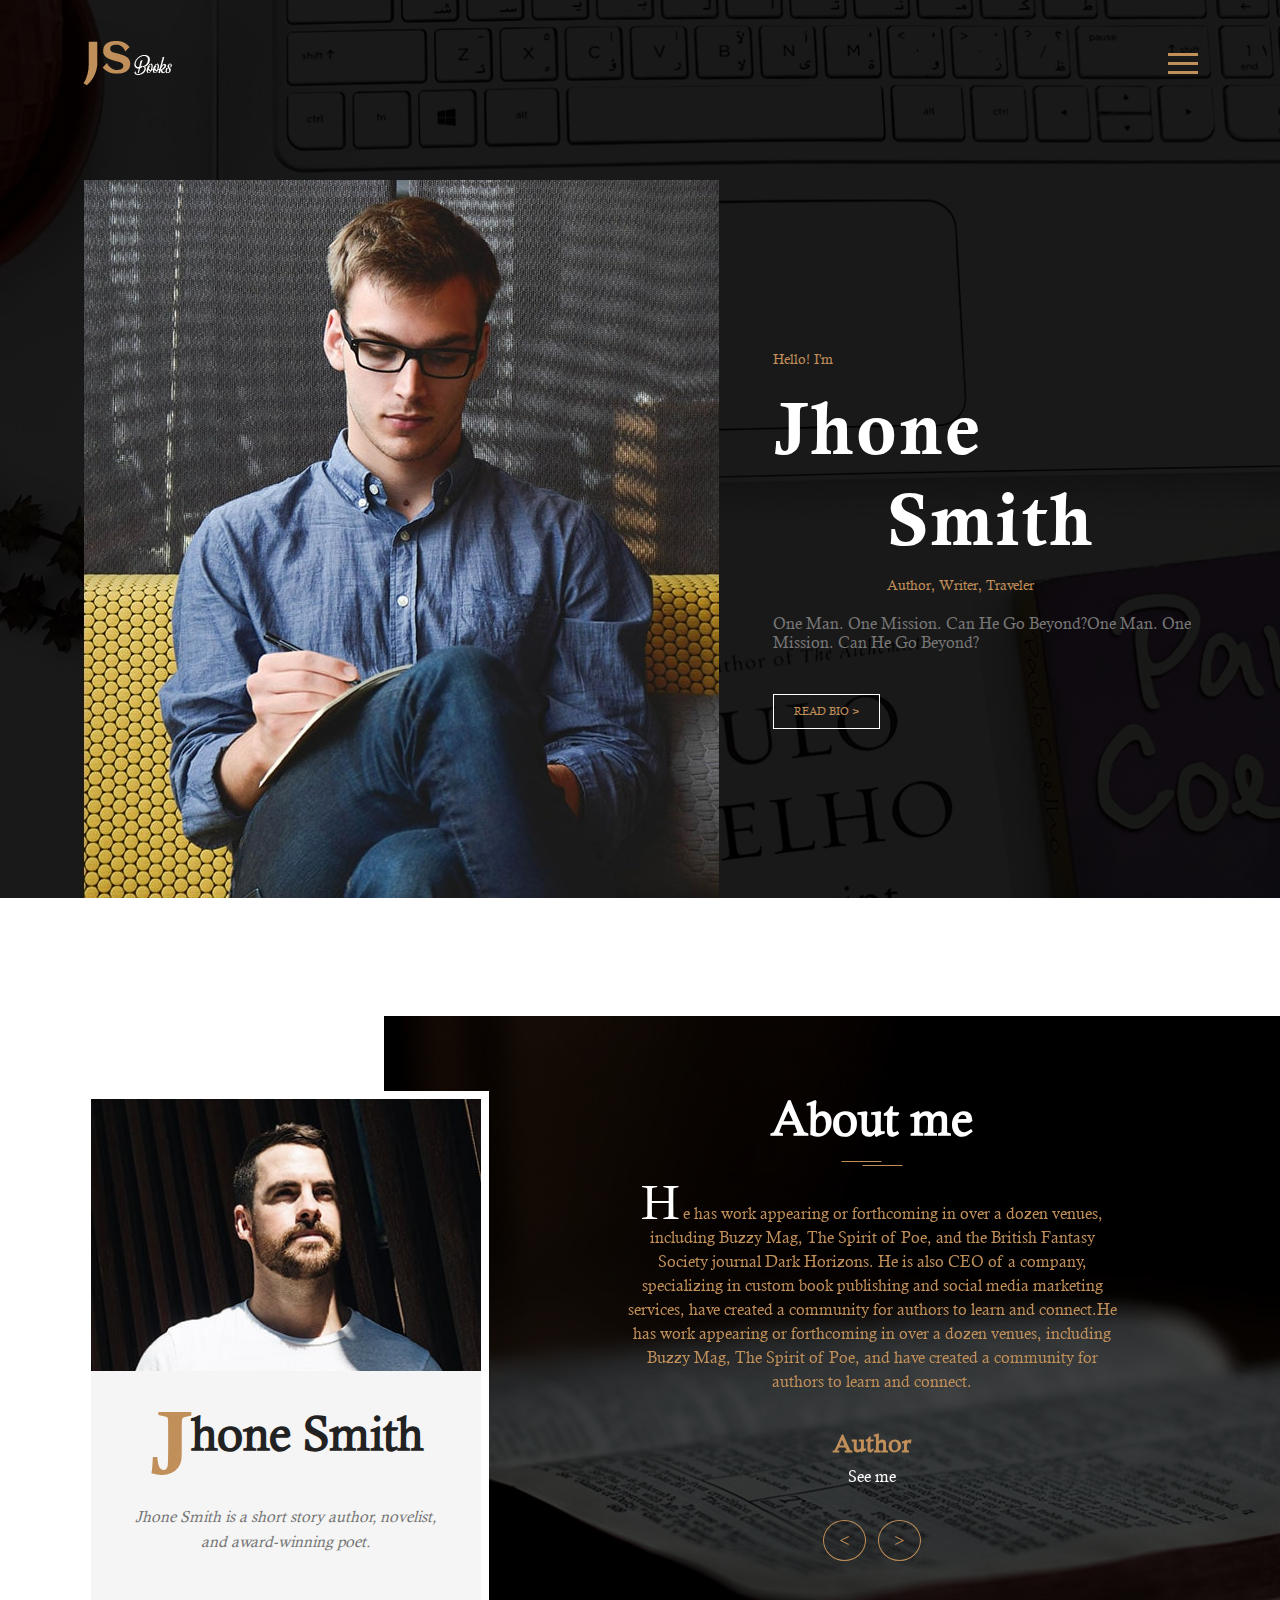
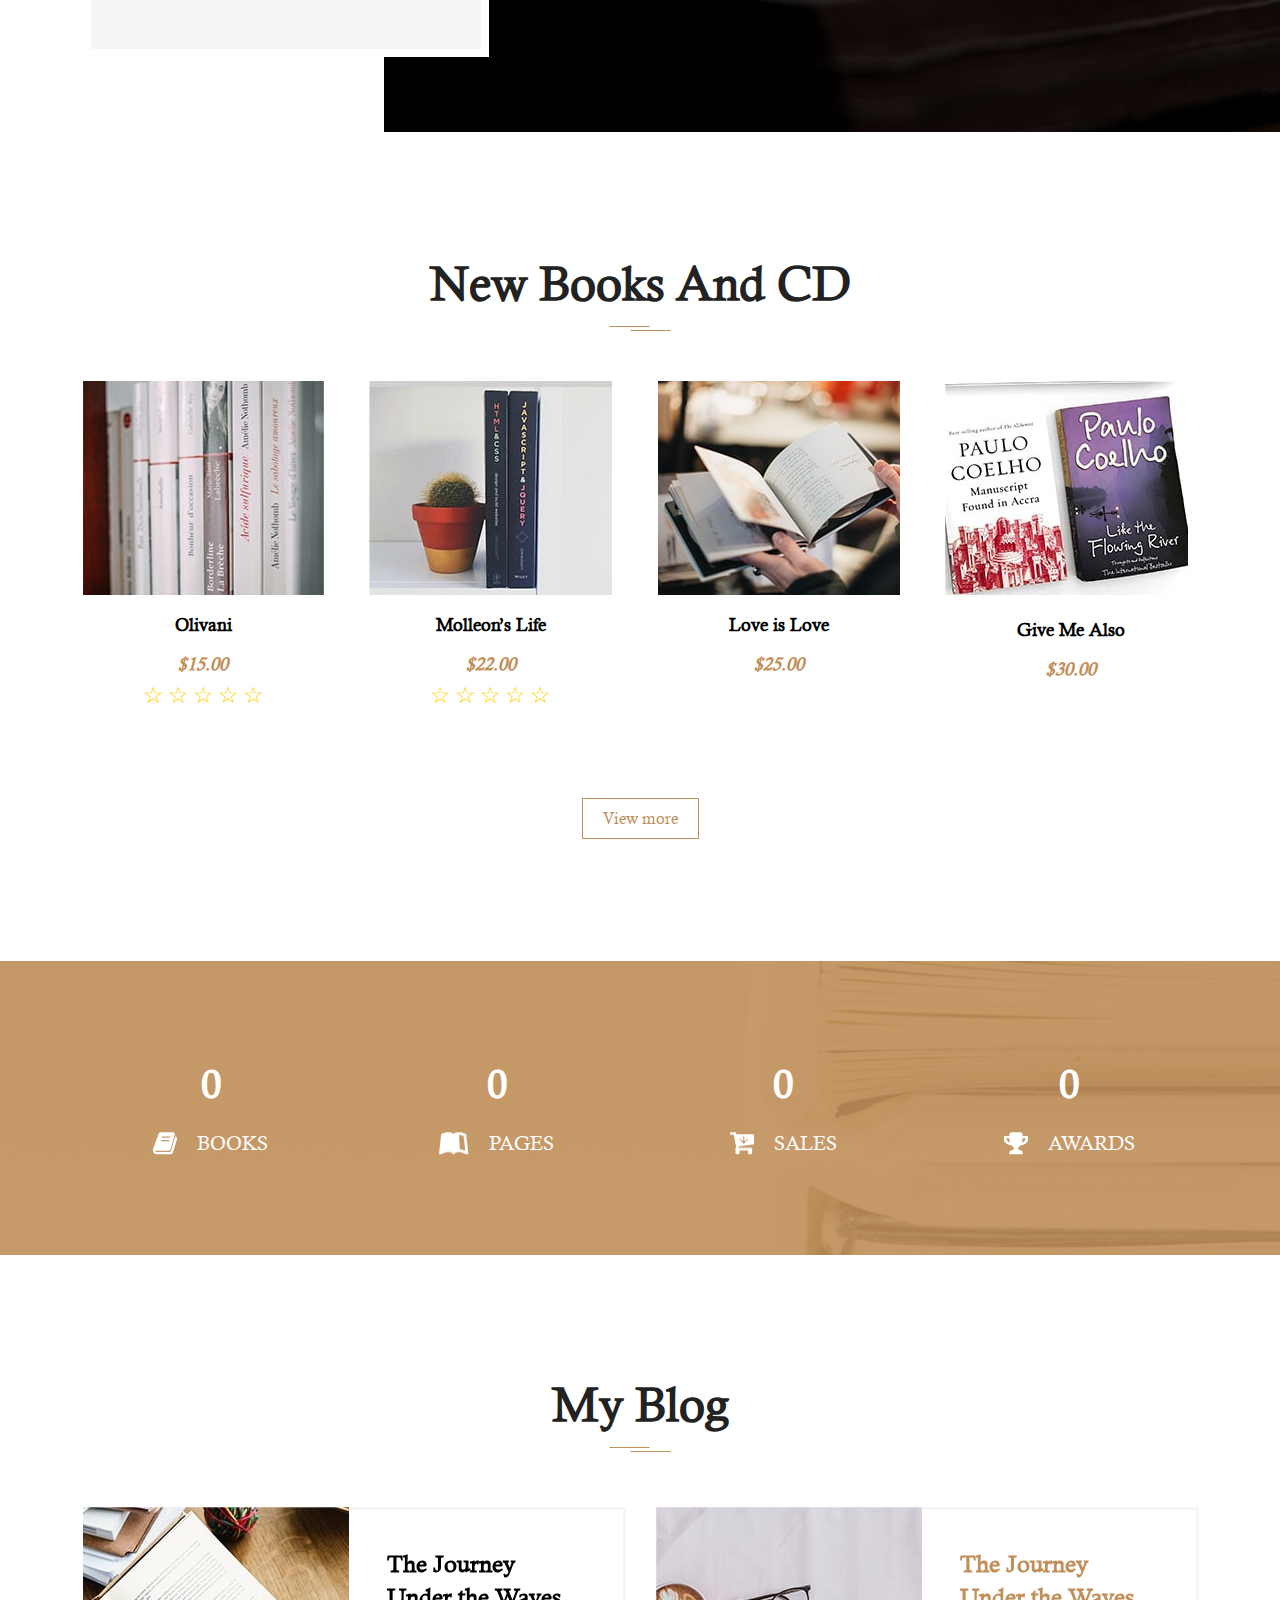
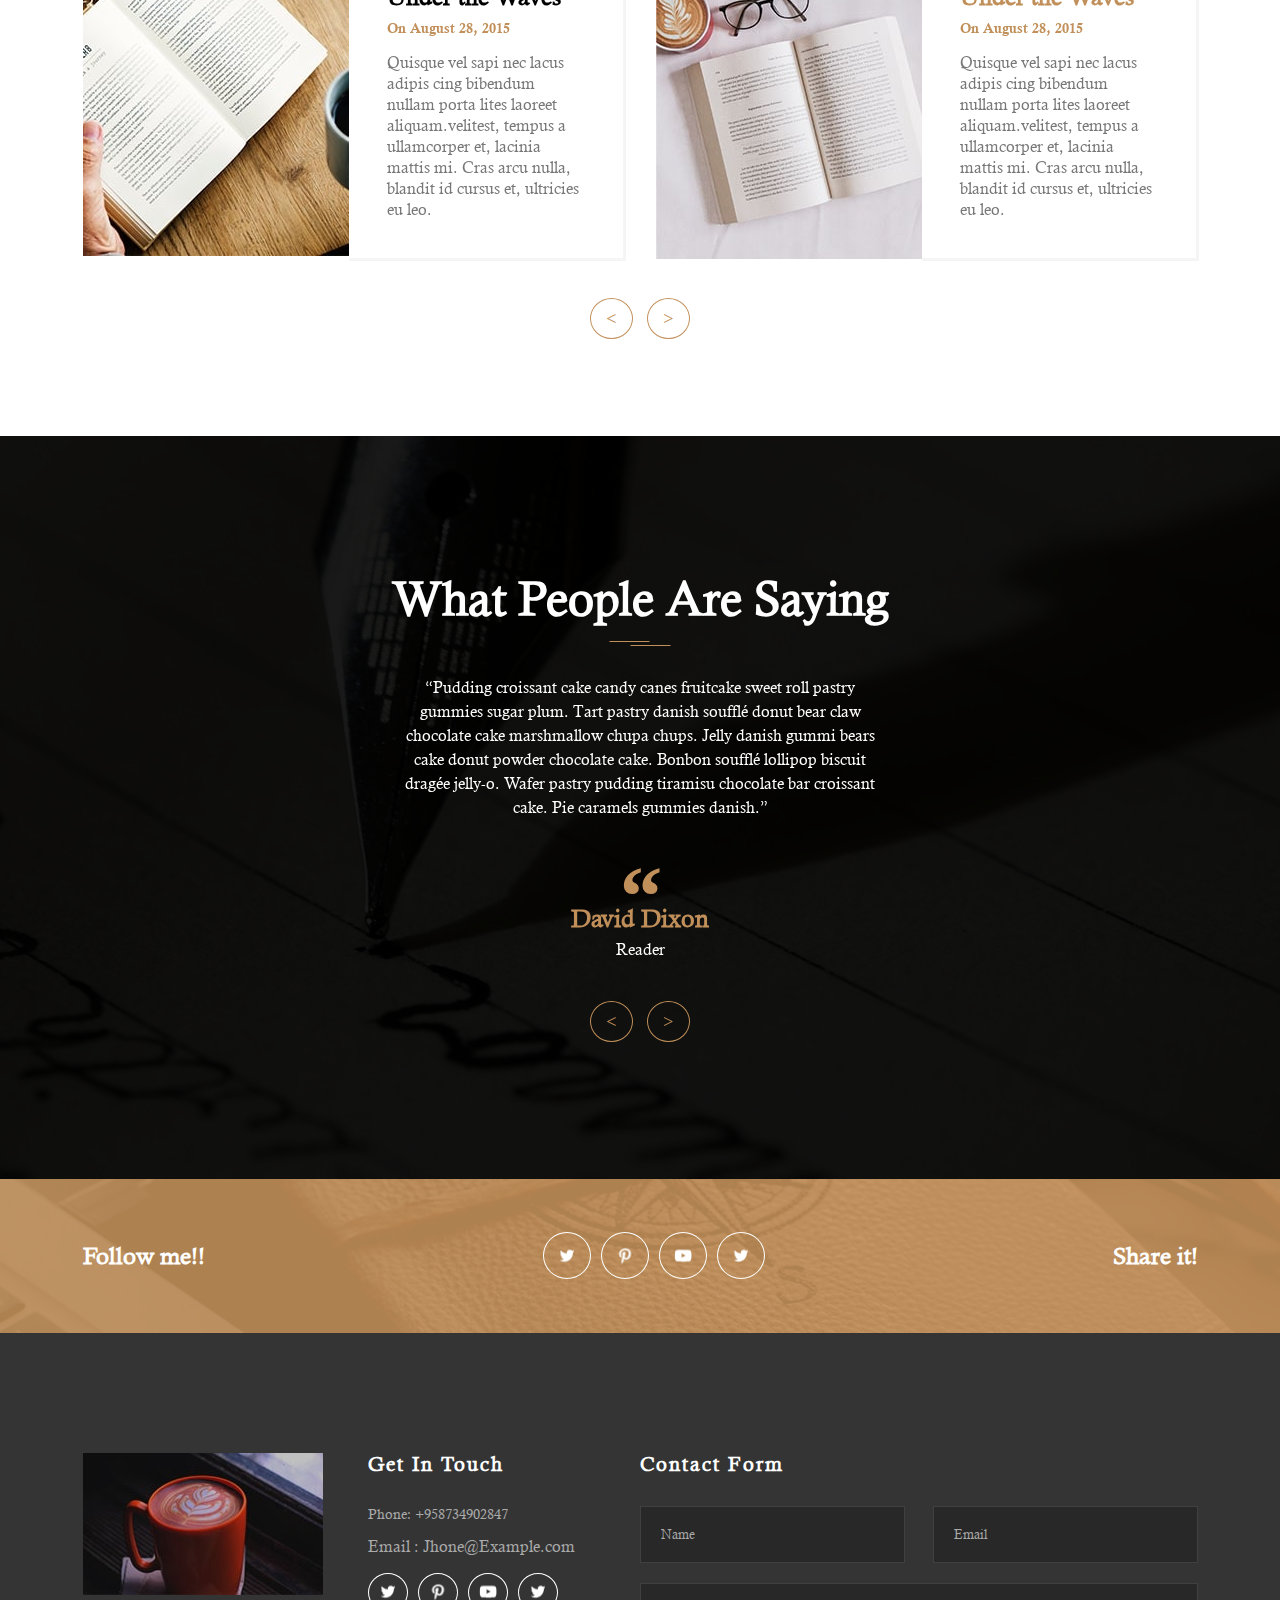
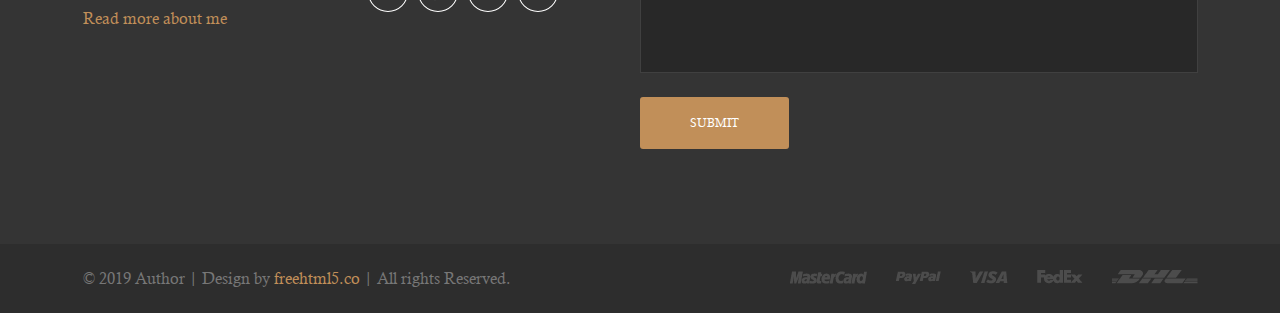
<file: index.html>
<!doctype html>
<!--
	Author by FreeHTML5.co
	Twitter: https://twitter.com/fh5co
	Facebook: https://fb.com/fh5co
	URL: https://freehtml5.co
-->
<html lang="en">
<head>
	<!-- Required meta tags -->
	<meta charset="utf-8">
	<meta name="viewport" content="width=device-width, initial-scale=1, shrink-to-fit=no">
	<link rel="stylesheet" href="css/style.css">
	<link rel="stylesheet" href="css/slick.css">
	<title>Author</title>
</head>
<body>

	<!-- Navigation -->
	<nav class="site-navigation">
		<div class="site-navigation-inner site-container">
			<img src="./images/site-logo.png" alt="site logo">
			<div class="main-navigation">
				<ul class="main-navigation__ul">
					<li><a href="#">Homepage</a></li>
					<li><a href="#">Page 1</a></li>
					<li><a href="#">Page 2</a></li>
					<li><a href="#">Page 3</a></li>
					<li><a href="#">Page 4</a></li>
				</ul>
			</div>
			<div id="myBtn" class="burger-container" onclick="myFunction(this)">
				<div class="bar1"></div>
				<div class="bar2"></div>
				<div class="bar3"></div>
			</div>
			<script>
				function myFunction(x) {
					x.classList.toggle("change");
				}
			</script>

		</div>
	</nav>
	<!-- Navigation end -->

	<!-- Top banner -->
	<section class="fh5co-top-banner">
		<div class="top-banner__inner site-container">
			<div class="top-banner__image">
				<img src="./images/top-banner-author.jpg" alt="author image">
			</div>
			<div class="top-banner__text">
				<div class="top-banner__text-up">
					<span class="brand-span">Hello! I'm</span>
					<h2 class="top-banner__h2">Jhone</h2>
				</div>
				<div class="top-banner__text-down">
					<h2 class="top-banner__h2">Smith</h2>
					<span class="brand-span">Author, Writer, Traveler</span>
				</div>
				<p>One Man. One Mission. Can He Go Beyond?One Man. One Mission. Can He Go Beyond?</p>
				<a href="#" class="brand-button">Read bio > </a>
			</div>
		</div>
	</section>
	<!-- Top banner end -->

	<!-- About me -->
	<section class="fh5co-about-me">
		<div class="about-me-inner site-container">
			<article class="portfolio-wrapper">
				<div class="portfolio__img">
					<img src="./images/about-me.jpg" class="about-me__profile" alt="about me profile picture">
				</div>
				<div class="portfolio__bottom">
					<div class="portfolio__name">
						<span>J</span>
						<h2 class="universal-h2">hone Smith</h2>
					</div>
					<p>Jhone Smith is a short story author, novelist, and award-winning poet.</p>
				</div>
			</article>
			<div class="about-me__text">
				<div class="about-me-slider">
					<div class="about-me-single-slide">
						<h2 class="universal-h2 universal-h2-bckg">About me</h2>
						<p><span>H</span> e has work appearing or forthcoming in over a dozen venues, including Buzzy Mag, The Spirit of Poe, and the British Fantasy Society journal Dark Horizons. He is also CEO of a company, specializing in custom book publishing and social media marketing services, have created a community for authors to learn and connect.He has work appearing or forthcoming in over a dozen venues, including Buzzy Mag, The Spirit of Poe, and have created a community for authors to learn and connect.</p>
						<h4>Author</h4>
						<p class="p-white">See me</p>
					</div>
					<div class="about-me-single-slide">
						<h2 class="universal-h2 universal-h2-bckg">About me 2</h2>
						<p><span>H</span> e has work appearing or forthcoming in over a dozen venues, including Buzzy Mag, The Spirit of Poe, and the British Fantasy Society journal Dark Horizons. He is also CEO of a company, specializing in custom book publishing and social media marketing services, have created a community for authors to learn and connect.He has work appearing or forthcoming in over a dozen venues, including Buzzy Mag, The Spirit of Poe, and have created a community for authors to learn and connect.</p>
						<h4>Author</h4>
						<p class="p-white">See me</p>
					</div>
				</div>
			</div>
		</div>
		<div class="about-me-bckg"></div>
	</section>
	<!-- About me end -->

	<!-- Books and CD -->
	<section class="fh5co-books">
		<div class="site-container">
			<h2 class="universal-h2 universal-h2-bckg">New Books And CD</h2>
			<div class="books">
				<div class="single-book">
					<a href="#" class="single-book__img">
						<img src="./images/books-1.jpg" alt="single book and cd">
						<div class="single-book_download">
							<img src="./images/download.svg" alt="book image">
						</div>
					</a>
					<h4 class="single-book__title">Olivani</h4>
					<span class="single-book__price">$15.00</span>
					<!-- star rating -->
					<div class="rating">
						<span>&#9734;</span>
						<span>&#9734;</span>
						<span>&#9734;</span>
						<span>&#9734;</span>
						<span>&#9734;</span>
					</div>
					<!-- star rating end -->
				</div>
				<div class="single-book">
					<a href="#" class="single-book__img">
						<img src="./images/books-2.jpg" alt="single book and cd">
						<div class="single-book_download">
							<img src="./images/download.svg" alt="book image">
						</div>
					</a>
					<h4 class="single-book__title">Molleon’s Life</h4>
					<span class="single-book__price">$22.00</span>
					<!-- star rating -->
					<div class="rating">
						<span>&#9734;</span>
						<span>&#9734;</span>
						<span>&#9734;</span>
						<span>&#9734;</span>
						<span>&#9734;</span>
					</div>
					<!-- star rating end -->
				</div>
				<div class="single-book">
					<a href="#" class="single-book__img">
						<img src="./images/books-3.jpg" alt="single book and cd">
						<div class="single-book_download">
							<img src="./images/download.svg" alt="book image">
						</div>
					</a>
					<h4 class="single-book__title">Love is Love</h4>
					<span class="single-book__price">$25.00</span>
				</div>
				<div class="single-book">
					<a href="#" class="single-book__img">
						<img src="./images/books-4.jpg" alt="single book and cd">
						<div class="single-book_download">
							<img src="./images/download.svg" alt="book image">
						</div>
					</a>
					<h4 class="single-book__title">Give Me Also</h4>
					<span class="single-book__price">$30.00</span>
				</div>
			</div>
			<div class="books-brand-button">
				<a href="#" class="brand-button">View more</a>
			</div>
		</div>
	</section>
	<!-- Books and CD end -->

	<!-- Counter -->
	<div class="fh5co-counter counters">
		<div class="counter-inner site-container">
			<div class="single-count">
				<span class="count" data-count="50">0</span>
				<div class="single-count__text">
					<img src="./images/counter-1.png" alt="counter icon">
					<p>Books</p>
				</div>
			</div>
			<div class="single-count">
				<span class="count" data-count="600">0</span>
				<div class="single-count__text">
					<img src="./images/counter-2.png" alt="counter icon">
					<p>Pages</p>
				</div>
			</div>
			<div class="single-count">
				<span class="count" data-count="2000">0</span>
				<div class="single-count__text">
					<img src="./images/counter-3.png" alt="counter icon">
					<p>Sales</p>
				</div>
			</div>
			<div class="single-count">
				<span class="count" data-count="125">0</span>
				<div class="single-count__text">
					<img src="./images/counter-4.png" alt="counter icon">
					<p>Awards</p>
				</div>
			</div>
		</div>
	</div>
	<!-- Counter -->

	<!-- Blog -->
	<section class="fh5co-blog">
		<div class="site-container">
			<h2 class="universal-h2 universal-h2-bckg">My Blog</h2>
			<div class="blog-slider blog-inner">
				<div class="single-blog">
					<div class="single-blog__img">
						<img src="./images/blog1.jpg" alt="blog image">
					</div>
					<div class="single-blog__text">
						<h4>The Journey Under the Waves</h4>
						<span>On August 28, 2015</span>
						<p>Quisque vel sapi nec lacus adipis cing bibendum nullam porta lites laoreet aliquam.velitest, tempus a ullamcorper et, lacinia mattis mi. Cras arcu nulla, blandit id cursus et, ultricies eu leo.</p>
					</div>
				</div>
				<div class="single-blog">
					<div class="single-blog__img">
						<img src="./images/blog2.jpg" alt="blog image">
					</div>
					<div class="single-blog__text">
						<h4>The Journey Under the Waves</h4>
						<span>On August 28, 2015</span>
						<p>Quisque vel sapi nec lacus adipis cing bibendum nullam porta lites laoreet aliquam.velitest, tempus a ullamcorper et, lacinia mattis mi. Cras arcu nulla, blandit id cursus et, ultricies eu leo.</p>
					</div>
				</div>
				<div class="single-blog">
					<div class="single-blog__img">
						<img src="./images/blog2.jpg" alt="blog image">
					</div>
					<div class="single-blog__text">
						<h4>The Journey Under the Waves</h4>
						<span>On August 28, 2015</span>
						<p>Quisque vel sapi nec lacus adipis cing bibendum nullam porta lites laoreet aliquam.velitest, tempus a ullamcorper et, lacinia mattis mi. Cras arcu nulla, blandit id cursus et, ultricies eu leo.</p>
					</div>
				</div>
			</div>
		</div>
	</section>
	<!-- Blog end -->

	<!-- Quotes -->
	<section class="fh5co-quotes">
		<div class="site-container">
			<div class="about-me-slider">
				<div>
					<h2 class="universal-h2 universal-h2-bckg">What People Are Saying</h2>
					<p>“Pudding croissant cake candy canes fruitcake sweet roll pastry gummies sugar plum. Tart pastry danish soufflé donut bear claw chocolate cake marshmallow chupa chups. Jelly danish gummi bears cake donut powder chocolate cake. Bonbon soufflé lollipop biscuit dragée jelly-o. Wafer pastry pudding tiramisu chocolate bar croissant cake. Pie caramels gummies danish.”</p>
					<img src="./images/quotes.svg" alt="quotes svg">
					<h4>David Dixon</h4>
					<p>Reader</p>
				</div>
				<div>
					<h2 class="universal-h2 universal-h2-bckg">What People Are Saying 2</h2>
					<p>“Pudding croissant cake candy canes fruitcake sweet roll pastry gummies sugar plum. Tart pastry danish soufflé donut bear claw chocolate cake marshmallow chupa chups. Jelly danish gummi bears cake donut powder chocolate cake. Bonbon soufflé lollipop biscuit dragée jelly-o. Wafer pastry pudding tiramisu chocolate bar croissant cake. Pie caramels gummies danish.”</p>
					<img src="./images/quotes.svg" alt="quotes svg">
					<h4>David Dixon</h4>
					<p>Reader</p>
				</div>
			</div>
		</div>
	</section>
	<!-- Quotes end -->

	<!-- Social -->
	<section class="fh5co-social">
		<div class="site-container">
			<div class="social">
				<h5>Follow me!!</h5>
				<div class="social-icons">
					<a href="#" target="_blank"><img src="./images/social-twitter.png" alt="social icon"></a>
					<a href="#" target="_blank"><img src="./images/social-pinterest.png" alt="social icon"></a>
					<a href="#" target="_blank"><img src="./images/social-youtube.png" alt="social icon"></a>
					<a href="#" target="_blank"><img src="./images/social-twitter.png" alt="social icon"></a>
				</div>
				<h5>Share it!</h5>
			</div>
		</div>
	</section>
	<!-- Social -->

	<!-- Footer -->
	<footer class="site-footer">
		<div class="site-container">
			<div class="footer-inner">
				<div class="footer-info">
					<div class="footer-info__left">
						<img src="./images/footer-img.jpg" alt="about me image">
						<p>Read more about me</p>
					</div>
					<div class="footer-info__right">
						<h5>Get In Touch</h5>
						<p class="footer-phone">Phone: +958734902847</p>
						<p>Email : Jhone@Example.com</p>
						<div class="social-icons">
							<a href="#" target="_blank"><img src="./images/social-twitter.png" alt="social icon"></a>
							<a href="#" target="_blank"><img src="./images/social-pinterest.png" alt="social icon"></a>
							<a href="#" target="_blank"><img src="./images/social-youtube.png" alt="social icon"></a>
							<a href="#" target="_blank"><img src="./images/social-twitter.png" alt="social icon"></a>
						</div>
					</div>
				</div>
				<div class="footer-contact-form">
					<h5>Contact Form</h5>
					<form class="contact-form">
						<div class="contact-form__input">
							<input type="text" name="name" placeholder="Name">
							<input type="email" name="email" placeholder="Email">
						</div>
						<textarea></textarea>
						<input type="submit" name="submit" value="Submit" class="submit-button">
					</form>
				</div>
			</div>
		</div>
		<div class="footer-bottom">
			<div class="site-container footer-bottom-inner">
				<p>© 2019 Author | Design by <a href="https://freehtml5.co/" target="_blank">freehtml5.co</a> | All rights Reserved.</p>
				<div class="footer-bottom__img">
					<img src="./images/footer-mastercard.png" alt="footer image">
					<img src="./images/footer-paypal.png" alt="footer image">
					<img src="./images/footer-visa.png" alt="footer image">
					<img src="./images/footer-fedex.png" alt="footer image">
					<img src="./images/footer-dhl.png" alt="footer image">
				</div>
			</div>
		</div>
	</footer>
	<!-- Footer end -->

	<!-- Scripts -->
	<script src="js/jquery.min.js"></script>
	<script src="js/slick.min.js"></script>
	<script src="js/main.js"></script>

</body>
</html>
</file>
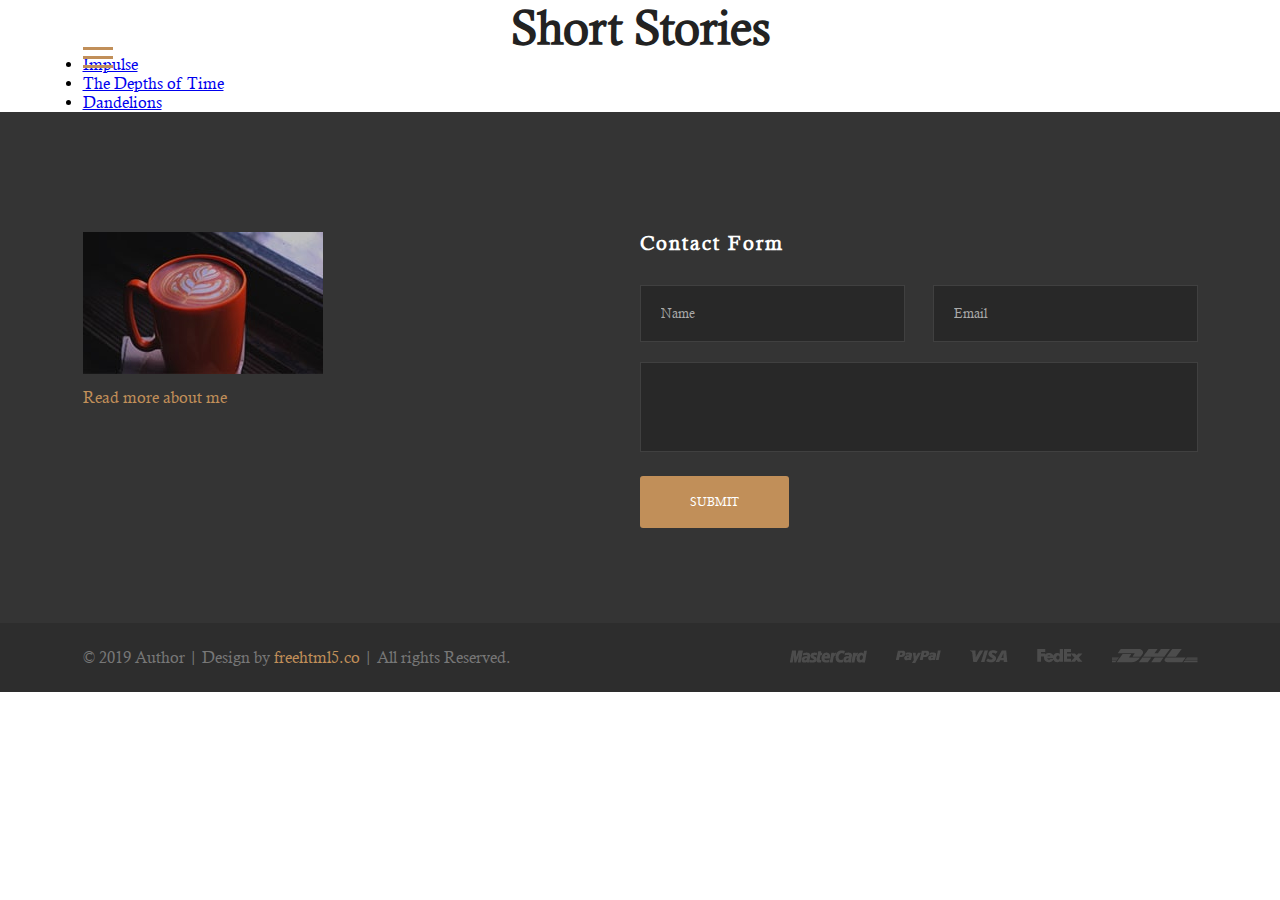
<file: short-stories.html>
<!doctype html>
<!--
	Author by FreeHTML5.co
	Twitter: https://twitter.com/fh5co
	Facebook: https://fb.com/fh5co
	URL: https://freehtml5.co
-->
<html lang="en">
<head>
	<!-- Required meta tags -->
	<meta charset="utf-8">
	<meta name="viewport" content="width=device-width, initial-scale=1, shrink-to-fit=no">
	<link rel="stylesheet" href="css/style.css">
	<link rel="stylesheet" href="css/slick.css">
	<title>Jacob Sinisi</title>
</head>
<body>

	<!-- Navigation -->
	<nav class="site-navigation">
		<div class="site-navigation-inner site-container">
			<!-- <img src="./images/author_logo.png" alt="site logo" style="max-width: 100px; max-height: 50px;"> -->
			<div class="main-navigation">
				<ul class="main-navigation__ul">
					<li><a href="index.html">Homepage</a></li>
					<!-- <li><a href="#">Books</a></li> -->
					<li><a href="short-stories.html">Short Stories</a></li>
				</ul>
			</div>
			<div id="myBtn" class="burger-container" onclick="myFunction(this)">
				<div class="bar1"></div>
				<div class="bar2"></div>
				<div class="bar3"></div>
			</div>
			<script>
				function myFunction(x) {
					x.classList.toggle("change");
				}
			</script>

		</div>
	</nav>
	<!-- Navigation end -->

    <!-- Short Stories Section -->
    <section class="fh5co-short-stories">
        <div class="site-container">
            <h2 class="universal-h2">Short Stories</h2>
            <ul class="short-stories-list">
                <li><a href="story-template.html?story=the_impulse">Impulse</a></li>
                <li><a href="story-template.html?story=the_depths_of_time">The Depths of Time</a></li>
				<li><a href="story-template.html?story=dandelions">Dandelions</a></li>
                <!-- Add more stories as needed -->
            </ul>
        </div>
    </section>
    <!-- Short Stories Section end -->

    <!-- Footer -->
	<footer class="site-footer">
		<div class="site-container">
			<div class="footer-inner">
				<div class="footer-info">
					<div class="footer-info__left">
						<img src="./images/footer-img.jpg" alt="about me image">
						<p>Read more about me</p>
					</div>
					<div class="footer-info__right" style="display: none">
						<h5>Get In Touch</h5>
						<!-- <p class="footer-phone">Phone: +958734902847</p>
						<p>Email : Jacob@Example.com</p> -->
						<div class="social-icons">
							<a href="#" target="_blank"><img src="./images/social-twitter.png" alt="social icon"></a>
							<a href="#" target="_blank"><img src="./images/social-pinterest.png" alt="social icon"></a>
							<a href="#" target="_blank"><img src="./images/social-youtube.png" alt="social icon"></a>
							<a href="#" target="_blank"><img src="./images/social-twitter.png" alt="social icon"></a>
						</div>
					</div>
				</div>
				<div class="footer-contact-form">
					<h5>Contact Form</h5>
					<form class="contact-form">
						<div class="contact-form__input">
							<input type="text" name="name" placeholder="Name">
							<input type="email" name="email" placeholder="Email">
						</div>
						<textarea></textarea>
						<input type="submit" name="submit" value="Submit" class="submit-button">
					</form>
				</div>
			</div>
		</div>
		<div class="footer-bottom">
			<div class="site-container footer-bottom-inner">
				<p>© 2019 Author | Design by <a href="https://freehtml5.co/" target="_blank">freehtml5.co</a> | All rights Reserved.</p>
				<div class="footer-bottom__img">
					<img src="./images/footer-mastercard.png" alt="footer image">
					<img src="./images/footer-paypal.png" alt="footer image">
					<img src="./images/footer-visa.png" alt="footer image">
					<img src="./images/footer-fedex.png" alt="footer image">
					<img src="./images/footer-dhl.png" alt="footer image">
				</div>
			</div>
		</div>
	</footer>
	<!-- Footer end -->

	<!-- Scripts -->
	<script src="js/jquery.min.js"></script>
	<script src="js/slick.min.js"></script>
	<script src="js/main.js"></script>
</body>
</html>
</file>
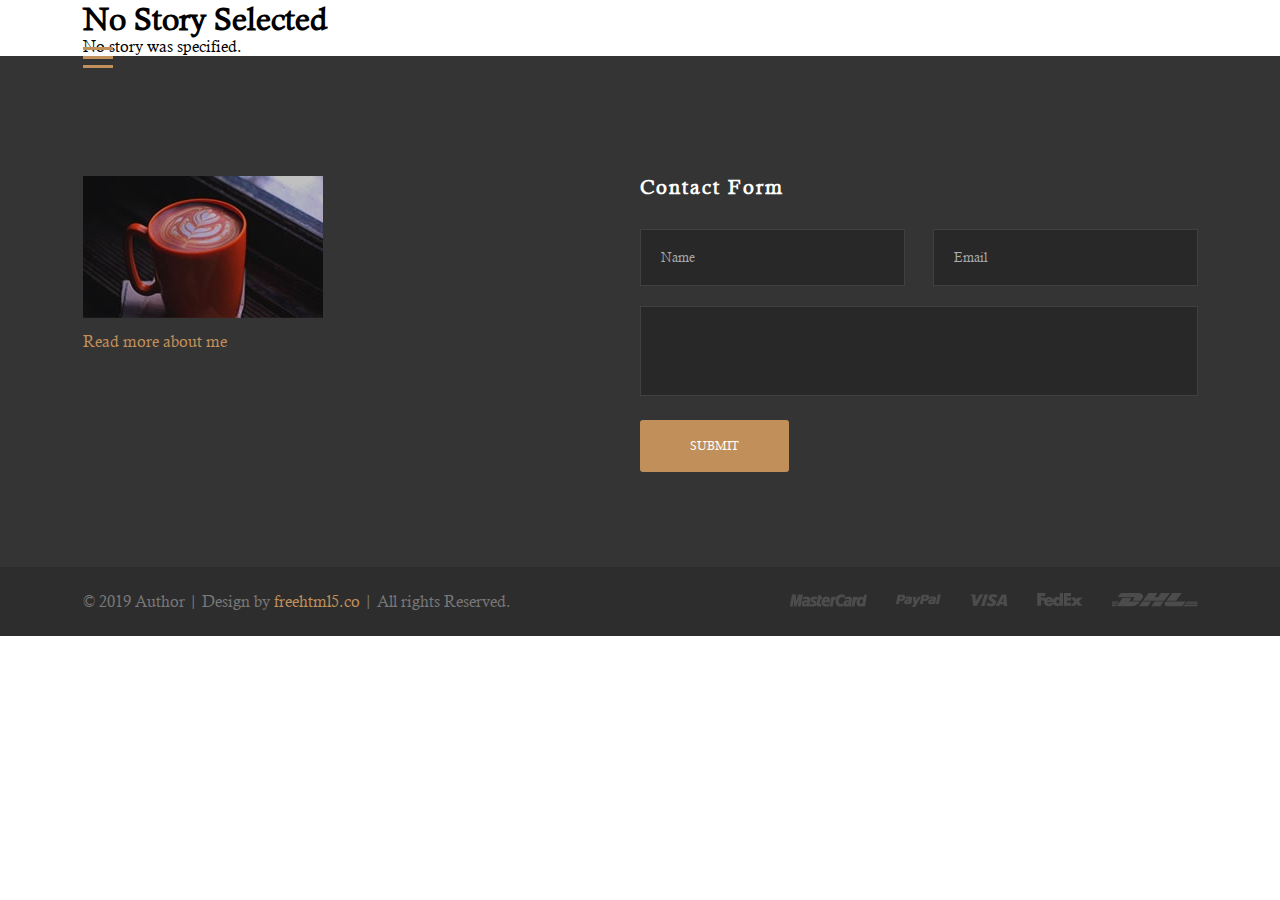
<file: story-template.html>
<!doctype html>
<!--
	Author by FreeHTML5.co
	Twitter: https://twitter.com/fh5co
	Facebook: https://fb.com/fh5co
	URL: https://freehtml5.co
-->
<html lang="en">
<head>
	<!-- Required meta tags -->
	<meta charset="utf-8">
	<meta name="viewport" content="width=device-width, initial-scale=1, shrink-to-fit=no">
	<link rel="stylesheet" href="css/style.css">
	<link rel="stylesheet" href="css/slick.css">
	<title>Jacob Sinisi</title>
</head>
<body>

	<!-- Navigation -->
	<nav class="site-navigation">
		<div class="site-navigation-inner site-container">
			<!-- <img src="./images/author_logo.png" alt="site logo" style="max-width: 100px; max-height: 50px;"> -->
			<div class="main-navigation">
				<ul class="main-navigation__ul">
					<li><a href="index.html">Homepage</a></li>
					<!-- <li><a href="#">Books</a></li> -->
					<li><a href="short-stories.html">Short Stories</a></li>
				</ul>
			</div>
			<div id="myBtn" class="burger-container" onclick="myFunction(this)">
				<div class="bar1"></div>
				<div class="bar2"></div>
				<div class="bar3"></div>
			</div>
			<script>
				function myFunction(x) {
					x.classList.toggle("change");
				}
			</script>

		</div>
	</nav>
	<!-- Navigation end -->

    <section class="story-content">
        <div class="site-container">
            <h1 id="story-title"></h1>
            <div id="story-text"></div>
        </div>
    </section>

    <!-- Footer -->
    <footer class="site-footer">
        <div class="site-container">
            <div class="footer-inner">
                <div class="footer-info">
                    <div class="footer-info__left">
                        <img src="./images/footer-img.jpg" alt="about me image">
                        <p>Read more about me</p>
                    </div>
                    <div class="footer-info__right" style="display: none">
                        <h5>Get In Touch</h5>
                        <!-- <p class="footer-phone">Phone: +958734902847</p>
                        <p>Email : Jacob@Example.com</p> -->
                        <div class="social-icons">
                            <a href="#" target="_blank"><img src="./images/social-twitter.png" alt="social icon"></a>
                            <a href="#" target="_blank"><img src="./images/social-pinterest.png" alt="social icon"></a>
                            <a href="#" target="_blank"><img src="./images/social-youtube.png" alt="social icon"></a>
                            <a href="#" target="_blank"><img src="./images/social-twitter.png" alt="social icon"></a>
                        </div>
                    </div>
                </div>
                <div class="footer-contact-form">
                    <h5>Contact Form</h5>
                    <form class="contact-form">
                        <div class="contact-form__input">
                            <input type="text" name="name" placeholder="Name">
                            <input type="email" name="email" placeholder="Email">
                        </div>
                        <textarea></textarea>
                        <input type="submit" name="submit" value="Submit" class="submit-button">
                    </form>
                </div>
            </div>
        </div>
        <div class="footer-bottom">
            <div class="site-container footer-bottom-inner">
                <p>© 2019 Author | Design by <a href="https://freehtml5.co/" target="_blank">freehtml5.co</a> | All rights Reserved.</p>
                <div class="footer-bottom__img">
                    <img src="./images/footer-mastercard.png" alt="footer image">
                    <img src="./images/footer-paypal.png" alt="footer image">
                    <img src="./images/footer-visa.png" alt="footer image">
                    <img src="./images/footer-fedex.png" alt="footer image">
                    <img src="./images/footer-dhl.png" alt="footer image">
                </div>
            </div>
        </div>
    </footer>
    <!-- Footer end -->

    <!-- Scripts -->
    <script src="js/jquery.min.js"></script>
    <script src="js/slick.min.js"></script>
    <script src="js/main.js"></script>

    <script>
        $(document).ready(function() {
            const urlParams = new URLSearchParams(window.location.search);
            const storyFile = urlParams.get('story');
            const fileType = urlParams.get('type') || 'txt'; // Default to txt if no type specified

            console.log('Story file:', storyFile, 'Type:', fileType); // Debugging line
            
            if (storyFile) {
                const fileExtension = fileType === 'html' ? '.html' : '.txt';
                const filePath = `stories/${storyFile}${fileExtension}`;
                
                $.get(filePath)
                    .done(function(data) {
                        console.log('Story data loaded successfully'); // Debugging line
                        
                        if (fileType === 'html') {
                            // For HTML files, parse the content and preserve HTML structure
                            const tempDiv = $('<div>').html(data);
                            const title = tempDiv.find('h1, .title').first().text() || 
                                         tempDiv.find('title').text() || 
                                         storyFile.replace(/_/g, ' ').replace(/\b\w/g, l => l.toUpperCase());
                            
                            $('#story-title').text(title);
                            
                            // Remove the title from content and set the HTML
                            tempDiv.find('h1, .title, title').first().remove();
                            $('#story-text').html(tempDiv.html());
                            
                            // Add a class to indicate HTML content for styling
                            $('#story-text').addClass('html-content');
                        } else {
                            // For text files, handle as before but with better title extraction
                            const storyParts = data.split('\n');
                            const title = storyParts[0].trim() || 
                                         storyFile.replace(/_/g, ' ').replace(/\b\w/g, l => l.toUpperCase());
                            
                            $('#story-title').text(title);
                            $('#story-text').text(storyParts.slice(1).join('\n'));
                            
                            // Add a class to indicate text content for styling
                            $('#story-text').addClass('text-content');
                        }
                    })
                    .fail(function() {
                        console.log('Failed to load story, trying alternate file type');
                        // If the requested file type fails, try the other type
                        const alternateExtension = fileType === 'html' ? '.txt' : '.html';
                        const alternatePath = `stories/${storyFile}${alternateExtension}`;
                        
                        $.get(alternatePath)
                            .done(function(data) {
                                const isAlternateHtml = alternateExtension === '.html';
                                
                                if (isAlternateHtml) {
                                    const tempDiv = $('<div>').html(data);
                                    const title = tempDiv.find('h1, .title').first().text() || 
                                                 storyFile.replace(/_/g, ' ').replace(/\b\w/g, l => l.toUpperCase());
                                    $('#story-title').text(title);
                                    tempDiv.find('h1, .title, title').first().remove();
                                    $('#story-text').html(tempDiv.html()).addClass('html-content');
                                } else {
                                    const storyParts = data.split('\n');
                                    const title = storyParts[0].trim() || 
                                                 storyFile.replace(/_/g, ' ').replace(/\b\w/g, l => l.toUpperCase());
                                    $('#story-title').text(title);
                                    $('#story-text').text(storyParts.slice(1).join('\n')).addClass('text-content');
                                }
                            })
                            .fail(function() {
                                $('#story-title').text('Story Not Found');
                                $('#story-text').text('The requested story could not be found.');
                            });
                    });
            } else {
                $('#story-title').text('No Story Selected');
                $('#story-text').text('No story was specified.');
            }
        });
    </script>
    <!-- Scripts end -->
</body>
</html>
</file>
<file: css/style.css>
/*
 * Author by FreeHTML5.co
 * Twitter: https://twitter.com/fh5co
 * Facebook: https://fb.com/fh5co
 * URL: https://freehtml5.co
 */
/* Fonts */
@font-face {
  font-family: 'Calisto-MT';
  src: url(../fonts/Calisto-MT.ttf); }

@font-face {
  font-family: 'Calisto-MT-Italic';
  src: url(../fonts/Calisto-MT-Italic.ttf); }

@font-face {
  font-family: 'Calisto-MT-Bold';
  src: url(../fonts/Calisto-MT-Bold.ttf); }

/* Colors */
/* Universal style */
* {
  margin: 0;
  padding: 0;
  font-family: "Calisto-MT"; }

.site-container {
  width: 1115px;
  margin: 0 auto; }
  @media (max-width: 1250px) {
    .site-container {
      width: 90%; } }

.universal-h2 {
  font-size: 48px;
  text-align: center;
  color: #222; }
  @media (max-width: 1250px) {
    .universal-h2 {
      font-size: 38px; } }
  @media (max-width: 668px) {
    .universal-h2 {
      font-size: 30px; } }

.universal-h2-bckg {
  background-image: url("../images/double-line.svg");
  background-repeat: no-repeat;
  background-position: center bottom; }

/* Universal style end */
/* Includes */
.site-navigation {
  position: absolute;
  top: 4.6%;
  width: 100%;
  z-index: 2; }

.site-navigation-inner {
  display: flex;
  align-items: center;
  justify-content: space-between; }

.main-navigation {
  color: #fff;
  display: none;
  position: fixed;
  height: 100%;
  width: 100%;
  top: 0px;
  left: 0px;
  background: #000;
  opacity: 0.9; }
  .main-navigation .main-navigation__ul {
    position: absolute;
    top: 50%;
    left: 50%;
    transform: translate(-50%, -50%);
    padding: 3%;
    border: 2px solid #fff;
    border-radius: 7px;
    background-color: #c18f59; }
    .main-navigation .main-navigation__ul li {
      margin-bottom: 20px;
      list-style: none; }
    .main-navigation .main-navigation__ul a {
      color: #fff;
      font-size: 20px;
      font-weight: 600;
      text-decoration: none;
      text-transform: uppercase;
      transition: 0.3s ease; }
      .main-navigation .main-navigation__ul a:hover {
        color: #777; }
  @media (max-width: 1150px) {
    .main-navigation {
      opacity: 0.94; } }

/* Navigation burger */
.burger-container {
  cursor: pointer;
  z-index: 3; }

.bar1, .bar2, .bar3 {
  width: 30px;
  height: 3px;
  background-color: #c18f59;
  margin: 6px 0;
  transition: 0.4s; }

.change .bar1 {
  transform: rotate(-45deg) translate(-6px, 6px);
  background-color: #c18f59; }

.change .bar2 {
  opacity: 0;
  background-color: #c18f59; }

.change .bar3 {
  transform: rotate(45deg) translate(-6px, -7px);
  background-color: #c18f59; }

.stop-scroll {
  overflow: hidden; }

/* Navigation burger end */
.fh5co-top-banner {
  position: relative;
  display: flex;
  align-items: flex-end;
  background-image: url("../images/top-banner-bckg.jpg");
  background-position: center;
  background-size: cover; }
  .fh5co-top-banner::after {
    content: '';
    position: absolute;
    top: 0;
    left: 0;
    width: 100%;
    height: 100%;
    background-color: #000;
    opacity: 0.9; }
  .fh5co-top-banner .site-container {
    position: relative;
    z-index: 1; }
  @media (max-width: 1600px) {
    .fh5co-top-banner {
      padding-top: 180px; } }
  @media (max-width: 1250px) {
    .fh5co-top-banner {
      padding-top: 130px; } }
  @media (max-width: 520px) {
    .fh5co-top-banner {
      padding-top: 105px; } }
  @media (min-width: 1600px) {
    .fh5co-top-banner {
      min-height: 100vh; } }

.top-banner__inner {
  display: flex;
  align-items: center; }
  .top-banner__inner .top-banner__text {
    margin-left: 54px; }
    @media (max-width: 1250px) {
      .top-banner__inner .top-banner__text {
        width: 35%; } }
    @media (max-width: 768px) {
      .top-banner__inner .top-banner__text {
        width: 50%;
        margin-left: 20px; } }
    @media (max-width: 520px) {
      .top-banner__inner .top-banner__text {
        width: 65%;
        margin-bottom: 20px;
        margin-left: 0; } }
    .top-banner__inner .top-banner__text p {
      margin-bottom: 42px;
      color: #777; }
      @media (max-width: 768px) {
        .top-banner__inner .top-banner__text p {
          margin-bottom: 25px;
          font-size: 14px; } }
  .top-banner__inner .top-banner__h2 {
    font-size: 74px;
    letter-spacing: 3px;
    color: #fff;
    font-family: "Calisto-MT-Bold"; }
    @media (max-width: 1250px) {
      .top-banner__inner .top-banner__h2 {
        font-size: 50px; } }
    @media (max-width: 768px) {
      .top-banner__inner .top-banner__h2 {
        font-size: 35px; } }
  .top-banner__inner .top-banner__text-up .top-banner__h2 {
    margin-top: 15px; }
    @media (max-width: 768px) {
      .top-banner__inner .top-banner__text-up .top-banner__h2 {
        margin-top: 0; } }
  .top-banner__inner .top-banner__text-down {
    margin-bottom: 20px;
    padding-left: 27%; }
    .top-banner__inner .top-banner__text-down .top-banner__h2 {
      margin-bottom: 10px; }
      @media (max-width: 768px) {
        .top-banner__inner .top-banner__text-down .top-banner__h2 {
          margin-bottom: 0; } }
  .top-banner__inner .top-banner__image {
    font-size: 0; }
    @media (max-width: 1250px) {
      .top-banner__inner .top-banner__image {
        width: 50%; }
        .top-banner__inner .top-banner__image img {
          width: 100%; } }
    @media (max-width: 520px) {
      .top-banner__inner .top-banner__image {
        width: 65%;
        margin-bottom: 20px; } }
  @media (max-width: 520px) {
    .top-banner__inner {
      flex-direction: column; } }

.brand-span {
  font-size: 14px;
  color: #c18f59; }

.brand-button {
  display: inline-block;
  padding: 10px 20px;
  font-size: 11px;
  text-transform: uppercase;
  text-decoration: none;
  color: #c18f59;
  border: 1px solid #fff;
  transition: 0.3s ease; }
  .brand-button:hover, .brand-button:focus {
    color: #777; }

.fh5co-about-me {
  position: relative;
  margin: 193px 0 199px; }
  @media (max-width: 1250px) {
    .fh5co-about-me {
      margin: 150px 0; } }
  @media (max-width: 992px) {
    .fh5co-about-me {
      margin: 125px 0; } }

.about-me-bckg {
  position: absolute;
  background-image: url("../images/about-me-bckg.jpg");
  background-position: center;
  background-size: cover;
  height: 500px;
  top: -75px;
  right: 0;
  height: calc(100% + 150px);
  width: 70%;
  z-index: -1; }
  .about-me-bckg:after {
    content: '';
    position: absolute;
    top: 0;
    left: 0;
    width: 100%;
    height: 100%;
    background-color: #000;
    opacity: 0.7; }
  @media (max-width: 992px) {
    .about-me-bckg {
      width: 100%;
      padding-bottom: 15px; } }

.about-me-inner {
  display: flex;
  justify-content: space-between; }
  @media (max-width: 992px) {
    .about-me-inner {
      flex-direction: column;
      align-items: center; } }

.about-me-slider {
  position: relative; }
  .about-me-slider .slick-arrow {
    position: absolute;
    bottom: -18%; }
  .about-me-slider .slick-prev {
    left: 40%; }
    @media (max-width: 520px) {
      .about-me-slider .slick-prev {
        left: 34%; } }
  .about-me-slider .slick-next {
    right: 40%; }
    @media (max-width: 520px) {
      .about-me-slider .slick-next {
        right: 34%; } }

.span-arrow {
  padding: 10px 15px;
  cursor: pointer;
  color: #c18f59;
  border: 1px solid #c18f59;
  border-radius: 50%;
  transition: 0.3s ease; }
  .span-arrow:hover {
    color: #fff;
    border-color: #fff; }

.portfolio-wrapper {
  width: 390px;
  padding: 8px;
  text-align: center;
  background-color: #fff; }
  .portfolio-wrapper .portfolio__img {
    font-size: 0; }
    .portfolio-wrapper .portfolio__img img {
      width: 100%; }
  .portfolio-wrapper .portfolio__bottom {
    padding: 35px 0 95px;
    background-color: #f5f5f5; }
    @media (max-width: 992px) {
      .portfolio-wrapper .portfolio__bottom {
        padding: 25px 0; } }
  .portfolio-wrapper .portfolio__name {
    display: flex;
    justify-content: center;
    align-items: flex-start;
    margin-bottom: 23px; }
    @media (max-width: 992px) {
      .portfolio-wrapper .portfolio__name {
        margin-bottom: 10px; } }
    .portfolio-wrapper .portfolio__name span {
      font-size: 90px;
      line-height: 75px;
      color: #c18f59;
      font-family: "Calisto-MT-Bold"; }
      @media (max-width: 992px) {
        .portfolio-wrapper .portfolio__name span {
          font-size: 65px;
          line-height: 62px; } }
  .portfolio-wrapper p {
    padding: 0 10%;
    line-height: 25px;
    font-style: italic;
    color: #777; }
    @media (max-width: 620px) {
      .portfolio-wrapper p {
        font-size: 15px;
        line-height: 20px; } }
  @media (max-width: 992px) {
    .portfolio-wrapper {
      margin-bottom: 20px; } }
  @media (max-width: 620px) {
    .portfolio-wrapper {
      width: 250px; } }

.about-me__text {
  width: 44%;
  margin-right: 80px;
  text-align: center; }
  .about-me__text .universal-h2 {
    color: #fff;
    padding-bottom: 20px;
    margin-bottom: 25px; }
  .about-me__text p {
    margin-bottom: 35px;
    line-height: 24px;
    color: #c18f59; }
    .about-me__text p span {
      font-size: 48px;
      color: #fff; }
    @media (max-width: 620px) {
      .about-me__text p {
        margin-bottom: 20px;
        font-size: 14px;
        line-height: 19px; } }
  .about-me__text h4 {
    margin-bottom: 7px;
    font-size: 25px;
    color: #c18f59; }
  .about-me__text .p-white {
    margin-bottom: 0;
    color: #fff; }
  @media (max-width: 1250px) {
    .about-me__text {
      width: 48%;
      margin-right: 40px; } }
  @media (max-width: 992px) {
    .about-me__text {
      width: 100%;
      margin-right: 0; } }

.slick-slide:focus {
  outline: none; }

.fh5co-books {
  margin-bottom: 122px; }
  .fh5co-books .universal-h2 {
    margin-bottom: 50px;
    padding-bottom: 20px; }
  .fh5co-books .books-brand-button {
    text-align: center; }
    .fh5co-books .books-brand-button .brand-button {
      font-size: 16px;
      text-transform: none;
      border-color: #c18f59; }
      .fh5co-books .books-brand-button .brand-button:hover {
        border-color: #777; }
  @media (max-width: 1250px) {
    .fh5co-books {
      margin-bottom: 60px; } }

.books {
  display: flex;
  justify-content: space-between;
  flex-wrap: wrap;
  margin-bottom: 70px; }
  @media (max-width: 559px) {
    .books {
      justify-content: space-around; } }

.single-book {
  margin-bottom: 20px;
  text-align: center; }
  .single-book .single-book__img {
    position: relative;
    display: block;
    font-size: 0; }
    .single-book .single-book__img .single-book_download {
      opacity: 0;
      visibility: hidden;
      position: absolute;
      top: 0;
      left: 0;
      width: 100%;
      height: 100%;
      background-color: #000;
      transition: 0.3s ease; }
      .single-book .single-book__img .single-book_download img {
        position: absolute;
        left: 50%;
        top: 50%;
        transform: translate(-50%, -50%);
        z-index: 1; }
    .single-book .single-book__img:hover .single-book_download {
      visibility: visible;
      opacity: 0.7; }
  .single-book .single-book__title {
    margin: 19px 0 18px;
    font-size: 18px; }
  .single-book .single-book__price {
    font-size: 18px;
    font-weight: 600;
    font-style: italic;
    color: #c18f59; }
  @media (max-width: 1250px) {
    .single-book {
      margin-right: 10px; }
      .single-book:last-child {
        margin-right: 0; } }

.rating {
  margin-top: 8px;
  unicode-bidi: bidi-override;
  direction: rtl; }
  .rating span {
    font-size: 23px;
    color: #ffd200;
    cursor: pointer; }
  .rating > span:hover:before, .rating > span:hover ~ span:before {
    content: "\2605";
    position: absolute; }

.fh5co-counter {
  position: relative;
  margin-bottom: 122px;
  padding: 100px 0;
  background-image: url("../images/book-bckg.jpg");
  background-size: cover;
  background-position: center; }
  .fh5co-counter::after {
    content: '';
    position: absolute;
    top: 0;
    left: 0;
    width: 100%;
    height: 100%;
    background-color: #c18f59;
    opacity: 0.9; }
  .fh5co-counter .site-container {
    position: relative;
    z-index: 1; }
  @media (max-width: 850px) {
    .fh5co-counter {
      padding: 50px 0 20px;
      margin-bottom: 50px; } }

.counter-inner {
  display: flex;
  justify-content: space-between;
  flex-wrap: wrap; }

.single-count {
  width: 23%;
  text-align: center;
  color: #fff; }
  .single-count span {
    display: block;
    margin-bottom: 25px;
    font-size: 40px;
    font-weight: 900; }
  .single-count p {
    font-size: 20px;
    text-transform: uppercase; }
  @media (max-width: 850px) {
    .single-count {
      width: 48%;
      margin-bottom: 30px; }
      .single-count .count {
        font-size: 35px;
        margin-bottom: 15px; } }
  @media (max-width: 500px) {
    .single-count {
      width: 100%;
      padding-bottom: 10px;
      border-bottom: 1px solid #fff; } }

.single-count__text {
  display: flex;
  justify-content: center; }
  .single-count__text img {
    margin-right: 20px; }

.fh5co-blog {
  margin-bottom: 175px; }
  .fh5co-blog .universal-h2 {
    margin-bottom: 55px;
    padding-bottom: 20px; }
  @media (max-width: 620px) {
    .fh5co-blog {
      margin-bottom: 105px; } }

.blog-inner {
  display: flex;
  justify-content: space-between; }

.blog-slider .slick-slide {
  margin: 0 15px; }

.blog-slider .slick-list {
  margin: 0 -15px; }

.single-blog {
  display: flex !important; }
  .single-blog .single-blog__img {
    width: 50%;
    font-size: 0; }
  .single-blog .single-blog__text {
    width: 50%;
    padding: 7%;
    border: 3px solid #f5f5f5;
    border-left: 0; }
    .single-blog .single-blog__text h4 {
      margin-bottom: 5px;
      font-size: 24px;
      line-height: 33px; }
    .single-blog .single-blog__text span {
      display: block;
      margin-bottom: 15px;
      font-size: 14px;
      color: #c18f59;
      font-family: "Calisto-MT-Bold"; }
    .single-blog .single-blog__text p {
      color: #777;
      line-height: 21px; }
    @media (max-width: 992px) {
      .single-blog .single-blog__text {
        padding: 5%; }
        .single-blog .single-blog__text h4 {
          margin-bottom: 3px;
          font-size: 20px;
          line-height: 24px; }
        .single-blog .single-blog__text p {
          font-size: 14px;
          line-height: 19px; } }
    @media (max-width: 420px) {
      .single-blog .single-blog__text {
        padding: 3%; }
        .single-blog .single-blog__text h4 {
          font-size: 16px; }
        .single-blog .single-blog__text span {
          margin-bottom: 7px;
          font-size: 12px; }
        .single-blog .single-blog__text p {
          font-size: 13px;
          line-height: 16px; } }
  .single-blog:nth-child(even) h4 {
    color: #c18f59; }
  @media (max-width: 1250px) {
    .single-blog .single-blog__img img {
      width: 100%;
      height: 100%; } }

.blog-slider {
  position: relative; }
  .blog-slider .slick-arrow {
    position: absolute;
    bottom: -22%; }
  .blog-slider .slick-prev {
    left: 45.5%; }
    @media (max-width: 1250px) {
      .blog-slider .slick-prev {
        left: 40%; } }
    @media (max-width: 520px) {
      .blog-slider .slick-prev {
        left: 35%; } }
  .blog-slider .slick-next {
    right: 45.5%; }
    @media (max-width: 1250px) {
      .blog-slider .slick-next {
        right: 40%; } }
    @media (max-width: 520px) {
      .blog-slider .slick-next {
        right: 35%; } }
  .blog-slider .span-arrow:hover {
    color: #777;
    border-color: #777; }

.fh5co-quotes {
  position: relative;
  padding: 135px 0 172px;
  text-align: center;
  background-image: url("../images/quotes-bckg.jpg");
  background-position: center;
  background-size: cover; }
  .fh5co-quotes::after {
    content: '';
    position: absolute;
    top: 0;
    left: 0;
    width: 100%;
    height: 100%;
    background-color: #000;
    opacity: 0.9; }
  .fh5co-quotes .site-container {
    position: relative;
    z-index: 1; }
  .fh5co-quotes .universal-h2 {
    padding-bottom: 20px;
    margin-bottom: 30px;
    color: #fff !important; }
  .fh5co-quotes p {
    width: 43%;
    margin: 0 auto 45px;
    color: #fff;
    line-height: 24px; }
    @media (max-width: 620px) {
      .fh5co-quotes p {
        font-size: 14px;
        line-height: 19px; } }
  .fh5co-quotes img {
    margin: 0 auto 5px; }
  .fh5co-quotes h4 {
    margin-bottom: 5px;
    font-size: 25px;
    color: #c18f59; }
  .fh5co-quotes .slick-arrow {
    bottom: -8%; }
  .fh5co-quotes .slick-prev {
    left: 45.5%; }
    @media (max-width: 1150px) {
      .fh5co-quotes .slick-prev {
        left: 34%; } }
  .fh5co-quotes .slick-next {
    right: 45.5%; }
    @media (max-width: 1150px) {
      .fh5co-quotes .slick-next {
        right: 34%; } }
  @media (max-width: 1150px) {
    .fh5co-quotes {
      padding: 75px 0 95px; }
      .fh5co-quotes p {
        width: 90%; } }

.fh5co-social {
  position: relative;
  padding: 63px 0;
  background-image: url("../images/social-bckg.jpg");
  background-size: cover;
  background-position: center; }
  .fh5co-social::after {
    content: '';
    position: absolute;
    top: 0;
    left: 0;
    width: 100%;
    height: 100%;
    background-color: #c18f59;
    opacity: 0.9; }
  .fh5co-social .site-container {
    position: relative;
    z-index: 1; }
  @media (max-width: 620px) {
    .fh5co-social {
      padding: 40px 0; } }

.social {
  display: flex;
  justify-content: space-between;
  align-items: center; }
  .social h5 {
    font-size: 24px;
    color: #fff; }
  @media (max-width: 620px) {
    .social {
      flex-direction: column; } }

.social-icons a {
  position: relative;
  border: 1px solid white;
  border-radius: 50%;
  padding: 13px 23px;
  margin-right: 10px;
  transition: 0.3s ease; }
  .social-icons a:hover {
    background-color: #777;
    border-color: transparent; }

.social-icons img {
  position: absolute;
  left: 50%;
  top: 50%;
  transform: translate(-50%, -50%); }

@media (max-width: 620px) {
  .social-icons {
    margin: 35px 0; } }

.site-footer {
  padding-top: 120px;
  background-color: #343434; }
  @media (max-width: 1250px) {
    .site-footer {
      padding-top: 60px; } }

.footer-inner {
  display: flex;
  justify-content: space-between;
  padding-bottom: 95px; }
  .footer-inner h5 {
    margin-bottom: 30px;
    font-size: 20px;
    letter-spacing: 2px;
    color: #fff; }
  @media (max-width: 1250px) {
    .footer-inner {
      padding-bottom: 50px;
      flex-direction: column;
      align-items: center; } }

.footer-info {
  width: 50%;
  display: flex; }
  .footer-info .footer-info__left {
    margin-right: 45px; }
    .footer-info .footer-info__left img {
      margin-bottom: 10px; }
    .footer-info .footer-info__left p {
      color: #c18f59; }
    @media (max-width: 620px) {
      .footer-info .footer-info__left {
        margin-right: 0;
        margin-bottom: 20px; } }
  .footer-info .footer-info__right p {
    margin-bottom: 15px;
    color: #aaa; }
  .footer-info .footer-info__right .footer-phone {
    font-size: 14px; }
  .footer-info .footer-info__right .social-icons {
    margin-top: 27px; }
    .footer-info .footer-info__right .social-icons a {
      padding: 9px 19px; }
  @media (max-width: 1250px) {
    .footer-info {
      width: 100%;
      margin-bottom: 20px; } }
  @media (max-width: 620px) {
    .footer-info {
      flex-direction: column;
      align-items: center; } }

.footer-contact-form {
  width: 50%; }
  .footer-contact-form .contact-form__input {
    display: flex;
    justify-content: space-between;
    margin-bottom: 20px; }
    .footer-contact-form .contact-form__input input {
      width: 40%;
      padding: 20px;
      border: 1px solid #404040;
      background-color: #282828;
      color: #c18f59; }
      .footer-contact-form .contact-form__input input::placeholder {
        color: #aaa; }
      @media (max-width: 1250px) {
        .footer-contact-form .contact-form__input input {
          width: 45%; } }
      @media (max-width: 520px) {
        .footer-contact-form .contact-form__input input {
          width: 100%; } }
  .footer-contact-form textarea {
    box-sizing: border-box;
    height: 90px;
    width: 100%;
    margin-bottom: 20px;
    padding: 20px;
    border: 1px solid #404040;
    background-color: #282828;
    resize: none;
    color: #c18f59; }
  .footer-contact-form .submit-button {
    padding: 19px 50px;
    text-transform: uppercase;
    font-size: 12px;
    color: #fff;
    background-color: #c18f59;
    border: none;
    border-radius: 3px;
    cursor: pointer;
    transition: 0.3s ease; }
    .footer-contact-form .submit-button:hover {
      background-color: #777; }
  @media (max-width: 1250px) {
    .footer-contact-form {
      width: 100%; } }

.footer-bottom {
  padding: 25px 0;
  background-color: #2d2d2d; }

.footer-bottom-inner {
  display: flex;
  justify-content: space-between; }
  .footer-bottom-inner p {
    color: #777; }
  .footer-bottom-inner a {
    color: #c18f59;
    text-decoration: none;
    transition: 0.3s ease; }
    .footer-bottom-inner a:hover {
      color: #777; }
  .footer-bottom-inner .footer-bottom__img img {
    margin-right: 25px; }
    .footer-bottom-inner .footer-bottom__img img:last-child {
      margin-right: 0; }
  @media (max-width: 992px) {
    .footer-bottom-inner {
      flex-direction: column;
      align-items: center; }
      .footer-bottom-inner p {
        font-size: 14px;
        margin-bottom: 20px; } }
</file>
